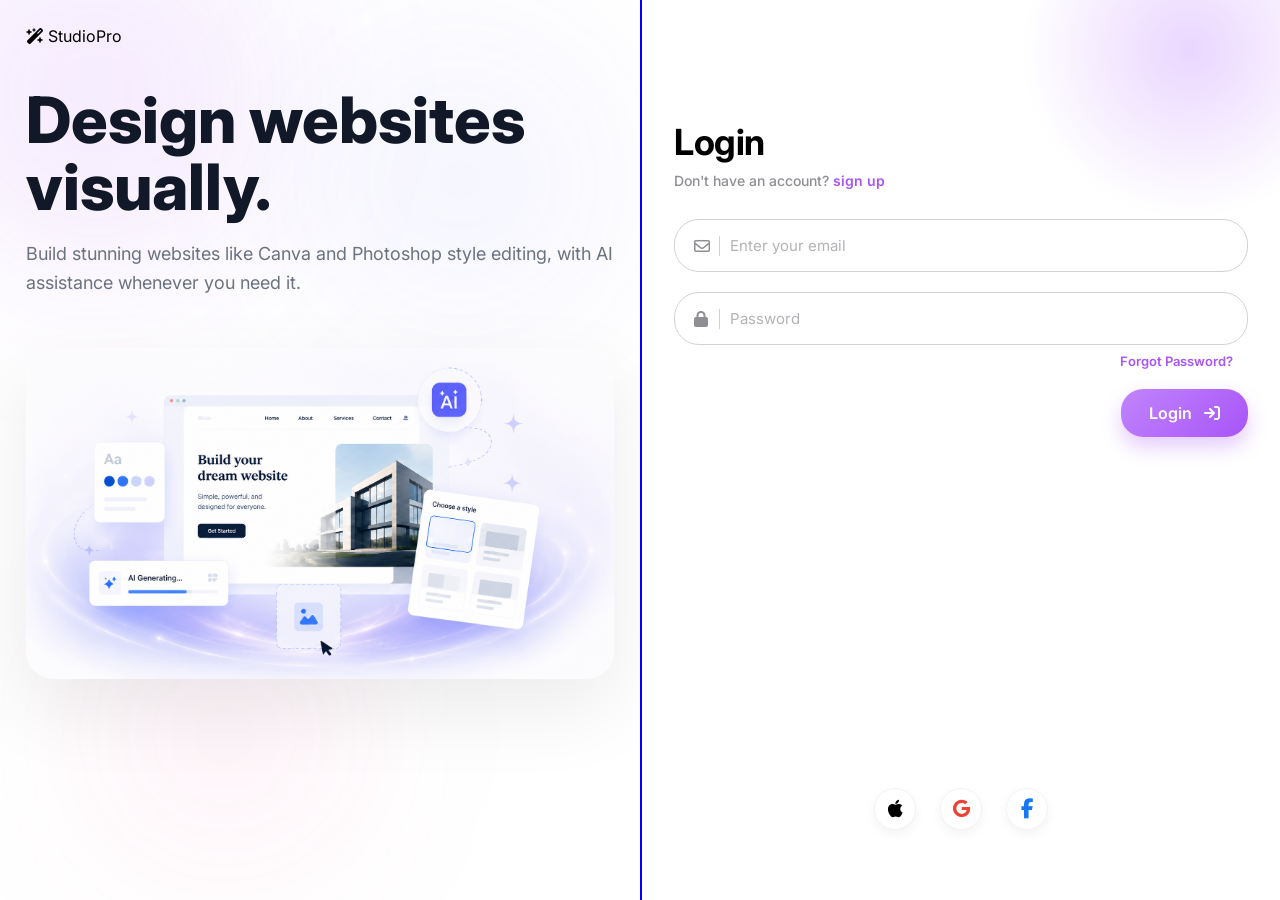
<file: src/auth/user-auth.html>
<!DOCTYPE html>
<html lang="en">
<head>
    <meta charset="UTF-8" />
    <meta name="viewport" content="width=device-width, initial-scale=1.0" />
    <title>Sign in to StudioPro</title>

    <link rel="stylesheet" href="../../css/global.css"> 
    <link rel="stylesheet" href="https://cdnjs.cloudflare.com/ajax/libs/font-awesome/6.4.0/css/all.min.css">
    <link rel="stylesheet" href="../../css/auth.css" />
</head>
<body>
  
  <div class="auth">
  <section class="auth-showcase">

    <div class="showcase-glow glow-one"></div>
    <div class="showcase-glow glow-two"></div>
    <div class="showcase-glow glow-three"></div>

    <div class="showcase-content">

        <div class="header-brand auth-brand-logo">
            <i class="fa-solid fa-wand-magic-sparkles brand-icon"></i>
            <span class="brand-text">
                Studio<span class="gradient-text">Pro</span>
            </span>
        </div>

        <div class="showcase-copy">
            <h1>
                Design websites visually.
            </h1>

            <p>
                Build stunning websites like Canva and Photoshop style editing,
                with AI assistance whenever you need it.
            </p>
        </div>

        <div class="showcase-preview">
            <img
                src="../../assets/images/auth-preview.png"
                alt="StudioPro Website Builder Preview">
        </div>
        </div>

</section>

    <div class="auth-container" id="authContainer">
        <div class="auth-bg-glow"></div>

        <div class="auth-slider">
            
            <div class="auth-screen" id="login-screen">
              <div class="screen-main">
                <div class="top-bar"></div>

                <div class="header-section">
                    <h1>Login</h1>
                    <p>Don't have an account? <span id="switchToSignup">sign up</span></p>
                </div>

                <div class="form-container">
                    <form onsubmit="event.preventDefault();">
                        <div class="input-wrapper">
                            <i class="fa-regular fa-envelope input-icon"></i>
                            <div class="input-divider"></div>
                            <input type="email" placeholder="Enter your email" required>
                        </div>

                        <div class="input-wrapper">
    <i class="fa-solid fa-lock input-icon"></i>
    <div class="input-divider"></div>
    <input type="password" placeholder="Password" required>
</div>


                        <div class="forgot-container">
                            <a href="#" class="forgot-pass-link">Forgot Password?</a>
                        </div>

                        <div class="submit-section">
                            <button type="submit" class="submit-btn">
                                Login <i class="fa-solid fa-arrow-right-to-bracket"></i>
                            </button>
                        </div>
                    </form>
                </div>
                </div>
  
  <div class="screen-footer">
                <div class="social-footer">
                    <a href="#" class="social-icon apple"><i class="fa-brands fa-apple"></i></a>
                    <a href="#" class="social-icon google"><i class="fa-brands fa-google"></i></a>
                    <a href="#" class="social-icon facebook"><i class="fa-brands fa-facebook-f"></i></a>
                </div>
            </div>
            </div>

            <div class="auth-screen" id="signup-screen">
              <div class="screen-main">
                <div class="top-bar">
                    <button class="back-btn" id="backToLogin">
                        <i class="fa-solid fa-chevron-left"></i>
                    </button>
                </div>

                <div class="header-section">
                    <h1>Create account</h1>
                    <p>Already have an account? <span id="switchToLogin">sign in</span></p>
                </div>

                <div class="form-container">
                    <form onsubmit="event.preventDefault();">
                        <div class="input-wrapper">
                            <i class="fa-regular fa-user input-icon"></i>
                            <div class="input-divider"></div>
                            <input type="text" placeholder="Name" required>
                        </div>

                        <div class="input-wrapper">
                            <i class="fa-regular fa-envelope input-icon"></i>
                            <div class="input-divider"></div>
                            <input type="email" placeholder="Email or phone" required>
                        </div>

                        <div class="input-wrapper">
                            <i class="fa-solid fa-lock input-icon"></i>
                            <div class="input-divider"></div>
                            <input type="password" placeholder="Password" required>
                        </div>

                        <div class="submit-section">
                            <button type="submit" class="submit-btn">
                                Sign up <i class="fa-solid fa-arrow-right-to-bracket"></i>
                            </button>
                        </div>
                    </form>
                </div>
                </div>
                
                <div class="screen-footer">
                <div class="social-footer">
                    <a href="#" class="social-icon apple"><i class="fa-brands fa-apple"></i></a>
                    <a href="#" class="social-icon google"><i class="fa-brands fa-google"></i></a>
                    <a href="#" class="social-icon facebook"><i class="fa-brands fa-facebook-f"></i></a>
                </div>
            </div>

        </div>
    </div>
    </div>
    </div>
    
    <script src="../../js/auth.js"></script>
    </body>
</html>
</file>
<file: css/global.css>
/* font family */

@import url('https://fonts.googleapis.com/css2?family=Plus+Jakarta+Sans:wght@400;500;600;700;800&family=Inter:wght@300;400;500;600;700;800&family=Poppins:wght@300;400;500;600;700;800&family=Montserrat:wght@300;400;500;600;700;800&family=Roboto:wght@300;400;500;700;900&family=Open+Sans:wght@300;400;500;600;700;800&family=Nunito:wght@300;400;500;600;700;800&family=DM+Sans:wght@400;500;700&family=Manrope:wght@400;500;600;700;800&display=swap');
</file>
<file: css/auth.css>
/* --- PREMIUM CSS STYLES --- */
:root {
--primary-purple: #a855f7;
--primary-gradient: linear-gradient(135deg, #c084fc 0%, #a855f7 100%);
--bg-color: #ffffff;
--text-dark: #000000;
--text-muted: #8e8e93;
--input-border: #d1d1d6;
--input-focus: #a855f7;
}

* {  
     margin: 0;  
     padding: 0;  
     box-sizing: border-box;  
     font-family: 'SF Pro Display', 'Inter', -apple-system, sans-serif;  
     -webkit-tap-highlight-color: transparent;  
 }

body {
 margin: 0;
 padding: 0;
 background: #ffffff;
 height: 100dvh;
 overflow: hidden;
 -webkit-overflow-scrolling: touch;
}

.auth {
    width: 100%;
    height: 100dvh;
    display: grid;
    grid-template-columns: 50% 50%;
    margin: 0;
    padding: 0;
    background: #ffffff;
    overflow-y: auto;
}

.auth-showcase {
    width: auto;
    height: 100%;
    padding: clamp(20px, 2vw, 48px);
    overflow: hidden;
    position: relative;
    overflow: hidden;
}


.showcase-glow {
position: absolute;
border-radius: 50%;
filter: blur(90px);
pointer-events: none;
animation: floatGlow 14s infinite ease-in-out;
}

.glow-one {
    width: 350px;
    height: 350px;
    background: rgba(168, 85, 247, 0.12);
    top: -80px;
    left: -80px;
}

.glow-two {
    width: 280px;
    height: 280px;
    background: rgba(99, 102, 241, 0.08);
    right: 40px;
    top: 40px;
    animation-delay: 3s;
}

.glow-three {
    width: 250px;
    height: 250px;
    background: rgba(236, 72, 153, 0.08);
    bottom: 40px;
    left: 100px;
    animation-delay: 6s;
}

@keyframes floatGlow {
0% {
transform: translate(0, 0) scale(1);
}

50% {  
    transform: translate(30px, -25px) scale(1.08);  
}  

100% {  
    transform: translate(0, 0) scale(1);  
}

}
/* showcase-content */
.showcase-content {
position: relative;
z-index: 10;
width: 100%;
max-width: 900px;
}

.auth-brand-logo {
margin-bottom: 40px;
}

.showcase-copy h1 {
font-size: clamp(48px, 5vw, 84px);
line-height: 1.05;
font-weight: 800;
color: #111827;
margin-bottom: 20px;
}

.showcase-copy p {
font-size: clamp(18px, 1.4vw, 24px);
line-height: 1.6;
color: #6b7280;
max-width: 700px;
margin-bottom: 50px;
}

.showcase-preview {
width: 100%;
border-radius: 28px;
overflow: hidden;
box-shadow: 0 30px 80px rgba(0, 0, 0, 0.08);
}

.showcase-preview img {
width: 100%;
aspect-ratio: 16 / 9;
object-fit: cover;
display: block;
}

/* Login */

.auth-container {  
width: auto;
height: 100%;  
max-width: none;  
margin: 0;  
border-radius: 0;  
box-shadow: none;  
background: #ffffff;  
position: relative;  
overflow: hidden;  
display: flex;  
flex-direction: column;
border-left: 2px solid blue
}

@media (max-width: 768px) {
    .auth {
        display: flex;
        flex-direction: column;
        width: 100vw;
        min-height: 100vh;
    }

    .auth-showcase {  
        display: none;  
    }  

    .auth-container {  
        width: 100%;  
        min-height: 100vh;
        max-width: 412px;  
        margin: 0 auto;  
    }
    
}

/* Top Premium Blob Background Decor */  
    .auth-bg-glow {  
        position: absolute;  
        top: -120px;  
        right: -80px;  
        width: 340px;  
        height: 340px;  
        background: radial-gradient(circle, rgba(234,214,255,1) 0%, rgba(255,255,255,0) 70%);  
        border-radius: 50%;  
        z-index: 1;  
        pointer-events: none;  
    }  

    /* Screen Wrapper for Slider Animation */  
  .auth-slider {  
    display: flex;  
    width: 200%;  
    height: 100%;
    position: relative;
    transition: transform 0.4s cubic-bezier(0.25, 1, 0.5, 1); 
    z-index: 2;  
    will-change: transform;
    transform: translate3d(0, 0, 0); 
    backface-visibility: hidden;
}  

    .auth-screen {
    width: 50%;
    height: 100%;
    padding: 40px 32px;
    display: grid;
    grid-template-rows: 1fr auto;
    position: relative;
    overflow: hidden;
}

.screen-main {
    display: flex;
    flex-direction: column;
    min-height: 0;
}

.screen-footer {
    display: flex;
    justify-content: center;
    align-items: flex-end;
    padding-bottom: 30px;
}

.social-footer {
    display: flex;
    justify-content: center;
    align-items: center;
    gap: 24px;
    padding-bottom: 0;
}

    /* Top bar Back Arrow */  
    .top-bar {  
        height: 40px;  
        display: flex;  
        align-items: center;  
    }  

    .back-btn {  
        background: none;  
        border: none;  
        font-size: 20px;  
        color: var(--text-dark);  
        cursor: pointer;  
        padding: 5px;  
        transition: opacity 0.2s;  
    }  

    .back-btn:hover {  
        opacity: 0.6;  
    }  

    /* Header Section */  
    .header-section {  
        margin-top: 40px;  
        margin-bottom: 30px;  
    }  

    .header-section h1 {  
        font-size: 36px;  
        font-weight: 700;  
        color: var(--text-dark);  
        letter-spacing: -0.5px;  
        margin-bottom: 8px;  
    }  

    .header-section p {  
        font-size: 14px;  
        color: var(--text-muted);  
        font-weight: 500;  
    }  

    .header-section p span {  
        color: var(--primary-purple);  
        font-weight: 600;  
        cursor: pointer;  
        text-decoration: none;  
    }  

    .header-section p span:hover {  
        text-decoration: underline;  
    }  

    /* Input Styles matching Image exactly */  
    .input-wrapper {  
        position: relative;  
        margin-bottom: 20px;  
        display: flex;  
        align-items: center;  
    }  

    .input-wrapper input {  
        width: 100%;  
        padding: 16px 20px 16px 55px; /* Adjusted padding to accommodate icon + divider */  
        font-size: 15px;  
        border: 1px solid var(--input-border);  
        border-radius: 25px;  
        outline: none;  
        color: var(--text-dark);  
        background-color: transparent;  
        transition: all 0.3s ease;  
    }  

    .input-wrapper input::placeholder {  
        color: #b3b3b7;  
    }  

    .input-wrapper input:focus {  
        border-color: var(--input-focus);  
        box-shadow: 0 0 0 4px rgba(168, 85, 247, 0.1);  
    }  

    /* Icons inside input wrappers */  
    .input-wrapper .input-icon {  
        position: absolute;  
        left: 20px;  
        font-size: 16px;  
        color: var(--text-muted);  
        display: flex;  
        align-items: center;  
        justify-content: center;  
    }  

    /* Custom Pure CSS Divider inside Input Box */  
    .input-wrapper .input-divider {  
        position: absolute;  
        left: 45px;  
        width: 1px;  
        height: 20px;  
        background-color: var(--input-border);  
        transition: background-color 0.3s ease;  
    }  

    /* --- GLOW LIGHT ANIMATION EFFECT (ONLY DIVIDER) --- */  
    @keyframes glowDividerPulse {  
        0% { background-color: var(--primary-purple); box-shadow: 0 0 6px var(--primary-purple); }  
        33% { background-color: #f1c40f; box-shadow: 0 0 8px #f1c40f; }  
        66% { background-color: #2ecc71; box-shadow: 0 0 8px #2ecc71; }  
        100% { background-color: var(--primary-purple); box-shadow: 0 0 6px var(--primary-purple); }  
    }  

    /* When Input is focused, ONLY animate the divider */  
    .input-wrapper:focus-within .input-divider {  
        animation: glowDividerPulse 3s infinite linear;  
    }  

    /* Forgot Password link shifted below the box */  
    .forgot-container {  
        display: flex;  
        justify-content: flex-end;  
        margin-top: -12px;  
        margin-bottom: 20px;  
        padding-right: 15px;  
    }  

    .forgot-pass-link {  
        color: var(--primary-purple);  
        font-size: 13px;  
        font-weight: 600;  
        text-decoration: none;  
        transition: opacity 0.2s;  
    }  

    .forgot-pass-link:hover {  
        text-decoration: underline;  
        opacity: 0.8;  
    }  

    /* auth Footer Section */  
    .submit-section {  
        display: flex;  
        justify-content: flex-end;  
        align-items: center;  
        margin-top: 20px;  
        margin-bottom: 40px;  
    }  

    .submit-btn {  
        background: var(--primary-gradient);  
        color: #ffffff;  
        border: none;  
        padding: 14px 28px;  
        border-radius: 22px;  
        font-size: 16px;  
        font-weight: 600;  
        cursor: pointer;  
        display: flex;  
        align-items: center;  
        gap: 12px;  
        box-shadow: 0 10px 20px rgba(168, 85, 247, 0.3);  
        transition: all 0.3s ease;  
    }  

    .submit-btn:hover {  
        transform: translateY(-2px);  
        box-shadow: 0 12px 24px rgba(168, 85, 247, 0.4);  
    }  

    .submit-btn:active {  
        transform: translateY(0);  
    }  

    .submit-btn i {  
        font-size: 16px;  
    }  

    /* Social Authentication Footer Inside Screens */  

    .social-icon {  
        width: 42px;  
        height: 42px;  
        border-radius: 50%;  
        display: flex;  
        justify-content: center;  
        align-items: center;  
        cursor: pointer;  
        transition: all 0.2s ease;  
        text-decoration: none;  
        background-color: #ffffff;  
        box-shadow: 0 4px 12px rgba(0,0,0,0.05);  
        border: 1px solid #f2f2f7;  
    }  

    .social-icon:hover {  
        transform: scale(1.1);  
        box-shadow: 0 6px 16px rgba(0,0,0,0.1);  
    }  

    .social-icon.apple i { color: #000000; font-size: 20px; }  
    .social-icon.facebook i { color: #1877f2; font-size: 20px; }  
    .social-icon.google i { color: #ea4335; font-size: 18px; }  

    /* --- PREMIUM CORNER ANIMATION FOR ALL SCREENS (DESKTOP & MOBILE) --- */

.auth-container.signup-active .auth-slider {
    transform: translate3d(-50%, 0, 0) !important;
    transition: transform 0.5s cubic-bezier(0.34, 1.56, 0.64, 1);
}

.auth-container.signup-active #login-screen {
    opacity: 0;
    transform: translate3d(0, -10px, 0);
    transition: transform 0.4s ease, opacity 0.4s ease;
}

#signup-screen {
    transform-origin: bottom left;
    transform: scale(0.9) translate3d(-20px, 20px, 0);
    opacity: 0;
    transition: transform 0.5s cubic-bezier(0.34, 1.56, 0.64, 1), opacity 0.5s ease;
}

.auth-container.signup-active #signup-screen {
    opacity: 1;
    transform: scale(1) translate3d(0, 0, 0);
}


/* Mobile view */

body.mobile-landscape {
    overflow-y: auto !important;
}

body.mobile-landscape .auth {
    height: auto !important; 
    min-height: 100dvh !important;
    overflow-y: visible !important; 
    display: grid !important;
    grid-template-columns: 50% 50% !important;
}

body.mobile-landscape .auth-showcase {
    height: auto !important;
    min-height: 100vh !important;
    padding: 20px !important;
    display: flex !important;
    flex-direction: column !important;
    justify-content: center !important;
}

body.mobile-landscape .showcase-copy h1 {
    font-size: 28px !important;
    margin-bottom: 10px !important;
}

body.mobile-landscape .showcase-copy p {
    font-size: 14px !important;
    margin-bottom: 20px !important;
}

body.mobile-landscape .auth-container {
    height: auto !important;
    min-height: 100dvh !important;
    overflow: hidden !important;
}

body.mobile-landscape .auth-slider {
    height: 100% !important;
}

body.mobile-landscape .auth-screen {
    height: auto !important;
    min-height: 100vh !important;
    overflow-y: visible !important;
    overflow-x: hidden !important;
    padding: 20px 24px !important;
}

body.mobile-landscape .social-footer {
    margin-top: 30px !important;
    margin-bottom: 0;
    padding-bottom: 20px !important;
}

body.mobile-desktop .auth-screen {
    display: flex !important;
    flex-direction: column !important;
    height: auto !important;
    min-height: auto !important;
}

body.mobile-desktop .screen-main {
    min-height: 420px !important;
}

body.mobile-desktop .screen-footer {
    justify-content: center !important;
    align-items: flex-start !important;
    padding-top: 50px !important;
    padding-bottom: 0 !important;
}

body.mobile-desktop .social-footer {
    margin-top: 0 !important;
}
</file>
